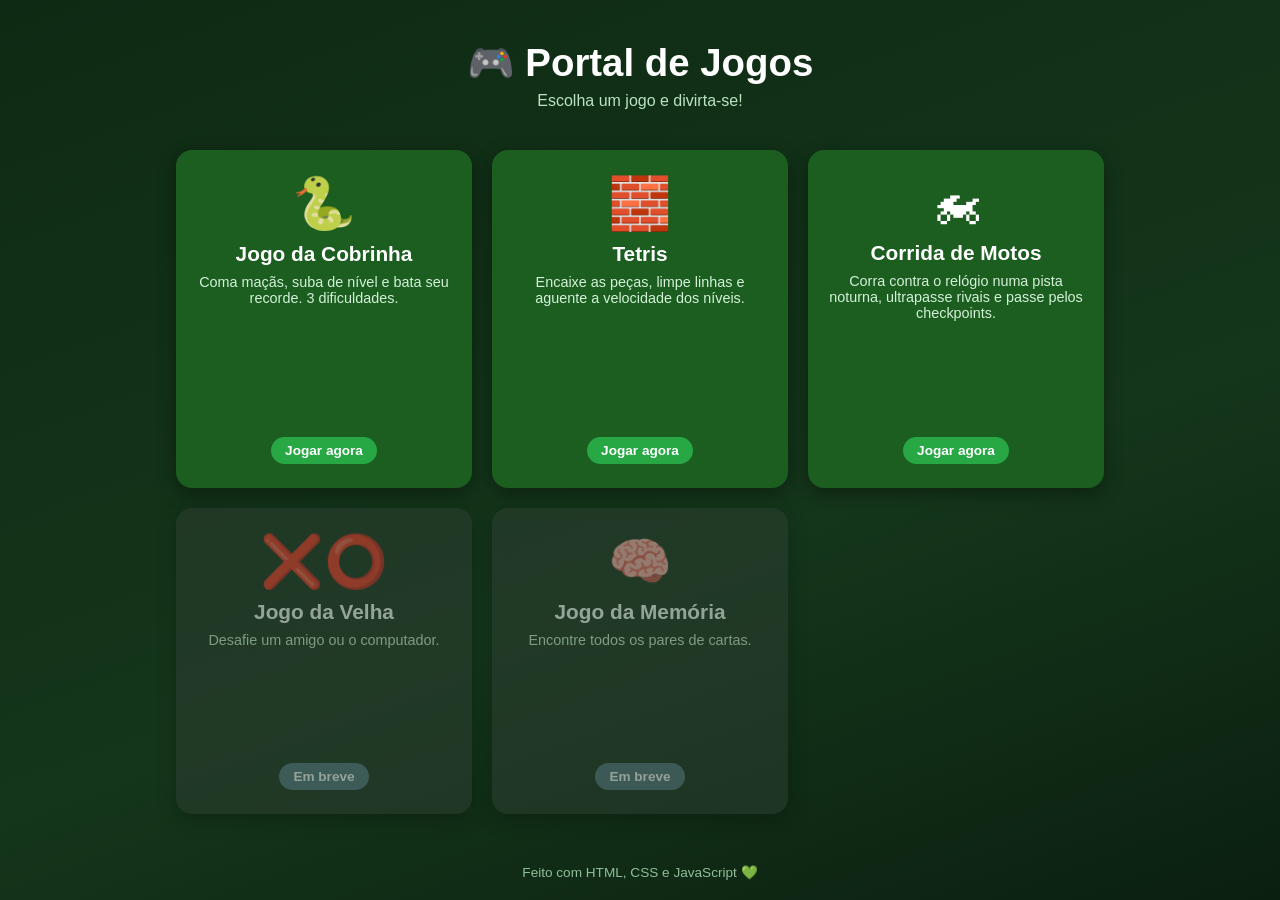
<file: index.html>
<!DOCTYPE html>
<html lang="pt-br">
<head>
  <meta charset="UTF-8">
  <meta name="viewport" content="width=device-width, initial-scale=1.0">
  <title>Portal de Jogos</title>
  <style>
    * { box-sizing: border-box; }

    body {
      margin: 0; min-height: 100vh; display: flex; flex-direction: column;
      background: linear-gradient(160deg, #0f2a14, #14361b 60%, #0b1f10);
      font-family: Arial, sans-serif; color: #fff;
    }

    header { text-align: center; padding: 40px 16px 10px; }
    header h1 { margin: 0 0 6px; font-size: 2.4em; }
    header p { margin: 0; color: #b9e4c0; }

    .cardapio {
      flex: 1; display: grid; gap: 20px; width: 100%; max-width: 960px; margin: 0 auto; padding: 30px 16px;
      grid-template-columns: repeat(auto-fill, minmax(240px, 1fr));
    }

    .card {
      display: flex; flex-direction: column; align-items: center; text-align: center; gap: 8px;
      background: #1b5e20; border-radius: 16px; padding: 24px 18px; color: #fff; text-decoration: none;
      box-shadow: 0 6px 18px rgba(0, 0, 0, .35); transition: transform .2s ease, box-shadow .2s ease;
    }
    a.card:hover { transform: translateY(-6px); box-shadow: 0 12px 28px rgba(95, 255, 55, .35); }

    .card .icone { font-size: 3.2em; }
    .card h2 { margin: 0; font-size: 1.3em; }
    .card p { margin: 0; font-size: .9em; color: #d4f1d9; flex: 1; }

    .tag { background: #28a745; padding: 6px 14px; border-radius: 20px; font-size: .85em; font-weight: bold; }

    .em-breve { opacity: .55; background: #2c3e30; cursor: not-allowed; }
    .em-breve .tag { background: #607d8b; }

    footer { text-align: center; padding: 20px; color: #8fbf98; font-size: .85em; }
  </style>
</head>
<body>

  <header>
    <h1>&#127918; Portal de Jogos</h1>
    <p>Escolha um jogo e divirta-se!</p>
  </header>

  <main class="cardapio">

    <!--
      PARA ADICIONAR UM NOVO JOGO:
      1. Crie a pasta jogos/nome-do-jogo/ com um index.html dentro
      2. Copie o bloco <a class="card"> abaixo e ajuste href, ícone, título e descrição
    -->
    <a class="card" href="jogos/cobrinha/index.html">
      <span class="icone">&#128013;</span>
      <h2>Jogo da Cobrinha</h2>
      <p>Coma maçãs, suba de nível e bata seu recorde. 3 dificuldades.</p>
      <span class="tag">Jogar agora</span>
    </a>

    <a class="card" href="jogos/tetris/index.html">
      <span class="icone">&#129521;</span>
      <h2>Tetris</h2>
      <p>Encaixe as peças, limpe linhas e aguente a velocidade dos níveis.</p>
      <span class="tag">Jogar agora</span>
    </a>

    <a class="card" href="jogos/motos/index.html">
      <span class="icone">&#127949;</span>
      <h2>Corrida de Motos</h2>
      <p>Corra contra o relógio numa pista noturna, ultrapasse rivais e passe pelos checkpoints.</p>
      <span class="tag">Jogar agora</span>
    </a>

    <!-- Cards "em breve" (não são links): troque por <a> quando o jogo existir -->
    <div class="card em-breve">
      <span class="icone">&#10060;&#11093;</span>
      <h2>Jogo da Velha</h2>
      <p>Desafie um amigo ou o computador.</p>
      <span class="tag">Em breve</span>
    </div>

    <div class="card em-breve">
      <span class="icone">&#129504;</span>
      <h2>Jogo da Memória</h2>
      <p>Encontre todos os pares de cartas.</p>
      <span class="tag">Em breve</span>
    </div>

  </main>

  <footer>Feito com HTML, CSS e JavaScript &#128154;</footer>

</body>
</html>
</file>
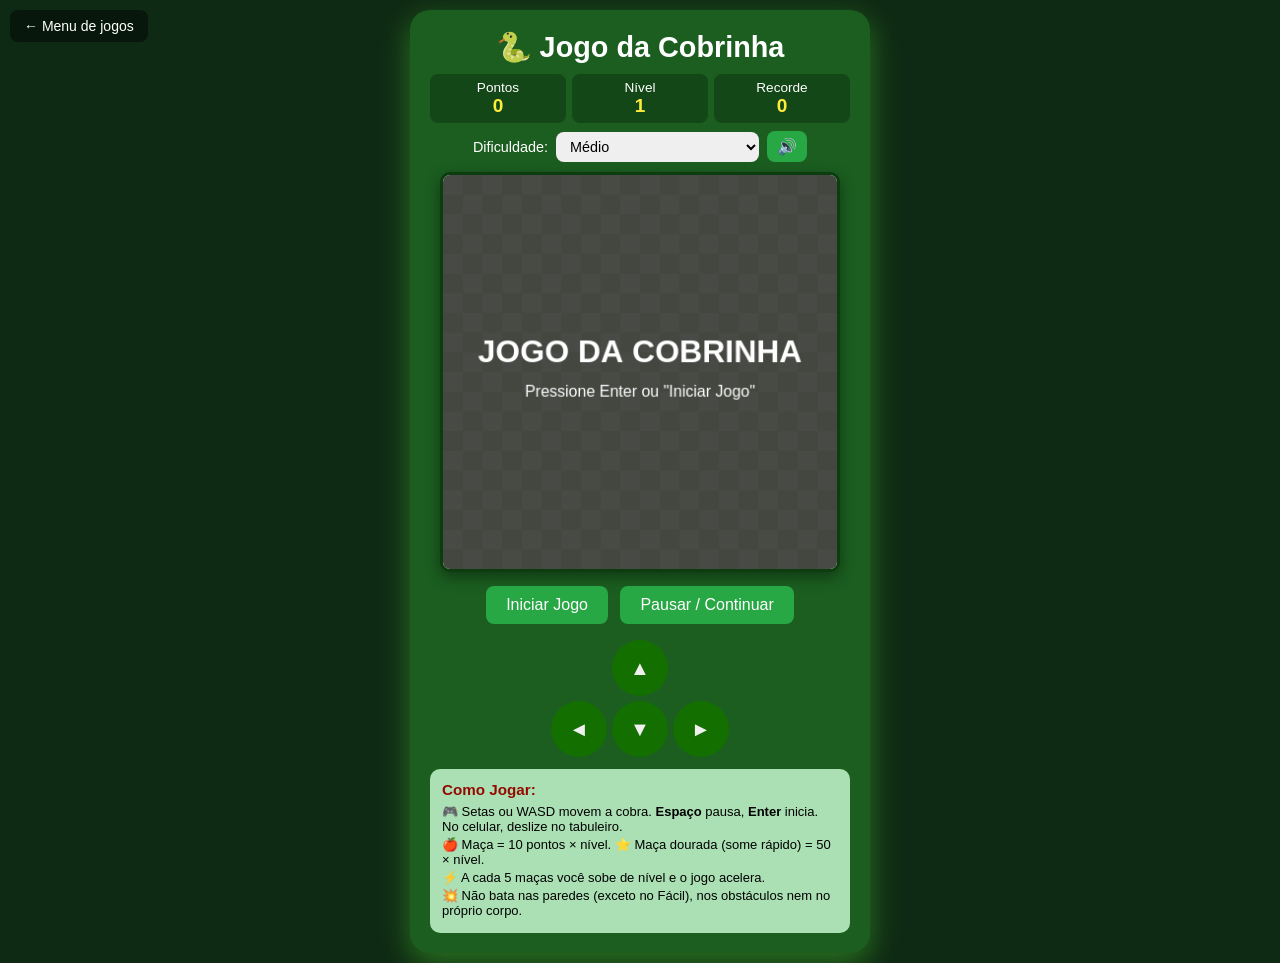
<file: jogos/cobrinha/index.html>
<!DOCTYPE html>
<html lang="pt-br">
<head>
<meta charset="UTF-8">
<meta name="viewport" content="width=device-width, initial-scale=1.0">
<title>Jogo da Cobrinha</title>
<link rel="stylesheet" href="style.css">
</head>
<body>
<a class="voltar" href="../../index.html">&larr; Menu de jogos</a>
<div class="container">
  <h1>&#128013; Jogo da Cobrinha</h1>

  <div class="info">
    <div class="box">Pontos<b id="pontos">0</b></div>
    <div class="box">N&iacute;vel<b id="nivel">1</b></div>
    <div class="box">Recorde<b id="recorde">0</b></div>
  </div>

  <div class="opcoes">
    <label for="dificuldade">Dificuldade:</label>
    <select id="dificuldade">
      <option value="facil">F&aacute;cil (atravessa paredes)</option>
      <option value="medio" selected>M&eacute;dio</option>
      <option value="dificil">Dif&iacute;cil (obst&aacute;culos)</option>
    </select>
    <button id="btnSom" title="Som" style="padding:6px 10px;margin:0">&#128266;</button>
  </div>

  <canvas id="canvas" width="400" height="400"></canvas>

  <div>
    <button id="btnIniciar">Iniciar Jogo</button>
    <button id="btnPausar">Pausar / Continuar</button>
  </div>

  <div class="teclas">
    <div class="tecla vazio"></div>
    <button class="tecla" data-dir="cima">&#9650;</button>
    <div class="tecla vazio"></div>
    <button class="tecla" data-dir="esquerda">&#9668;</button>
    <button class="tecla" data-dir="baixo">&#9660;</button>
    <button class="tecla" data-dir="direita">&#9658;</button>
  </div>

  <div class="instrucoes">
    <h3>Como Jogar:</h3>
    <p>&#127918; Setas ou WASD movem a cobra. <b>Espa&ccedil;o</b> pausa, <b>Enter</b> inicia. No celular, deslize no tabuleiro.</p>
    <p>&#127822; Ma&ccedil;a = 10 pontos &times; n&iacute;vel. &#11088; Ma&ccedil;a dourada (some r&aacute;pido) = 50 &times; n&iacute;vel.</p>
    <p>&#9889; A cada 5 ma&ccedil;as voc&ecirc; sobe de n&iacute;vel e o jogo acelera.</p>
    <p>&#128165; N&atilde;o bata nas paredes (exceto no F&aacute;cil), nos obst&aacute;culos nem no pr&oacute;prio corpo.</p>
  </div>
</div>

<script src="script.js"></script>
</body>
</html>
</file>
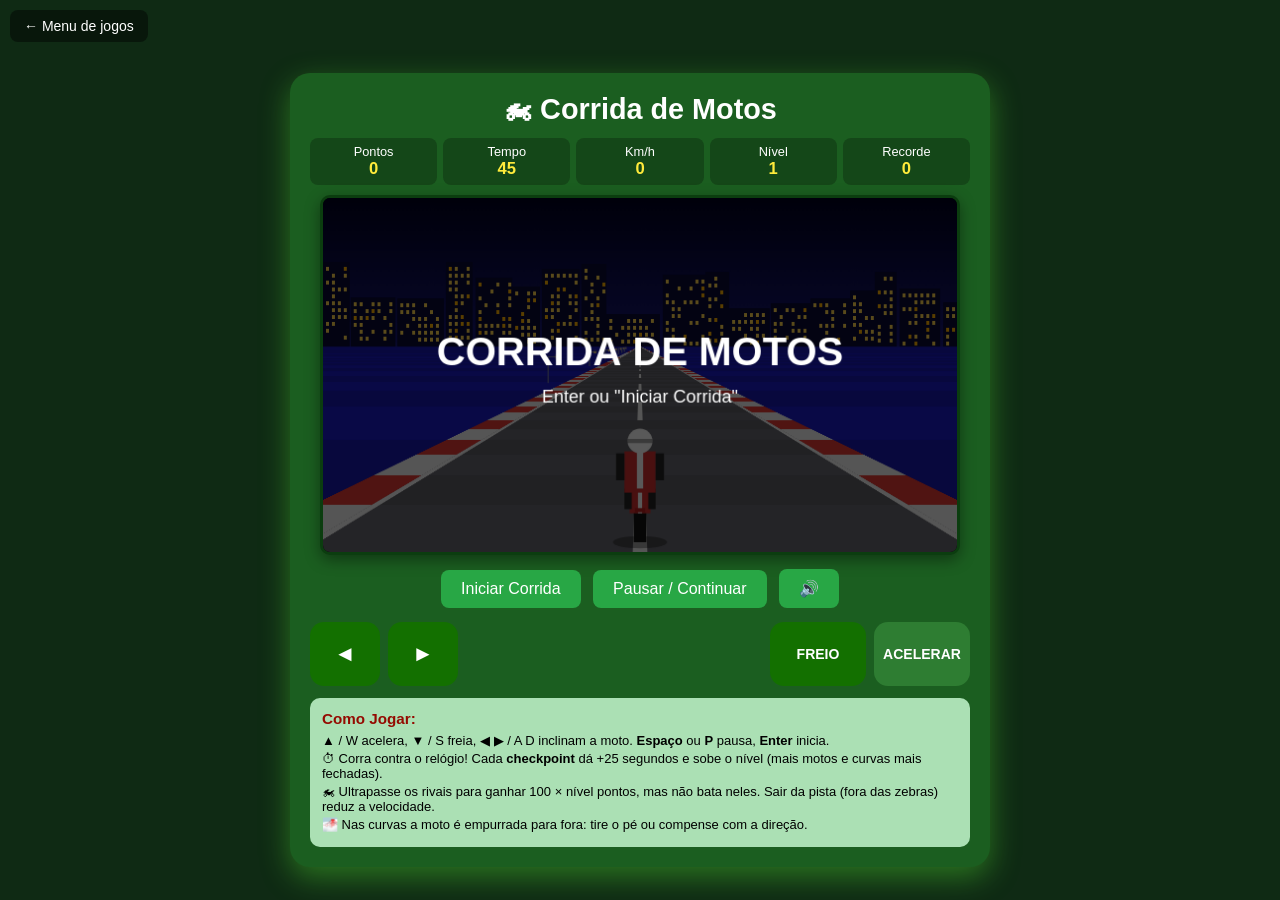
<file: jogos/corrida de motos/index.html>
<!DOCTYPE html>
<html lang="pt-br">
<head>
  <meta charset="UTF-8">
  <meta name="viewport" content="width=device-width, initial-scale=1.0">
  <title>Corrida de Motos</title>
  <link rel="stylesheet" href="style.css">
</head>
<body>
<a class="voltar" href="../../index.html">&larr; Menu de jogos</a>

<div class="container">
  <h1>&#127949; Corrida de Motos</h1>

  <div class="info">
    <div class="box">Pontos<b id="pontos">0</b></div>
    <div class="box">Tempo<b id="tempo">45</b></div>
    <div class="box">Km/h<b id="vel">0</b></div>
    <div class="box">N&iacute;vel<b id="nivel">1</b></div>
    <div class="box">Recorde<b id="recorde">0</b></div>
  </div>

  <canvas id="canvas" width="640" height="360"></canvas>

  <div>
    <button id="btnIniciar">Iniciar Corrida</button>
    <button id="btnPausar">Pausar / Continuar</button>
    <button id="btnSom">&#128266;</button>
  </div>

  <div class="touch">
    <div class="grupo">
      <button class="ctl" data-ctl="esq">&#9668;</button>
      <button class="ctl" data-ctl="dir">&#9658;</button>
    </div>
    <div class="grupo">
      <button class="ctl largo" data-ctl="freio">FREIO</button>
      <button class="ctl largo verde" data-ctl="acel">ACELERAR</button>
    </div>
  </div>

  <div class="instrucoes">
    <h3>Como Jogar:</h3>
    <p>&#9650; / W acelera, &#9660; / S freia, &#9664; &#9654; / A D inclinam a moto. <b>Espa&ccedil;o</b> ou <b>P</b> pausa, <b>Enter</b> inicia.</p>
    <p>&#9201; Corra contra o rel&oacute;gio! Cada <b>checkpoint</b> d&aacute; +25 segundos e sobe o n&iacute;vel (mais motos e curvas mais fechadas).</p>
    <p>&#127949; Ultrapasse os rivais para ganhar 100 &times; n&iacute;vel pontos, mas n&atilde;o bata neles. Sair da pista (fora das zebras) reduz a velocidade.</p>
    <p>&#127745; Nas curvas a moto &eacute; empurrada para fora: tire o p&eacute; ou compense com a dire&ccedil;&atilde;o.</p>
  </div>
</div>

<script src="script.js"></script>
</body>
</html>
</file>
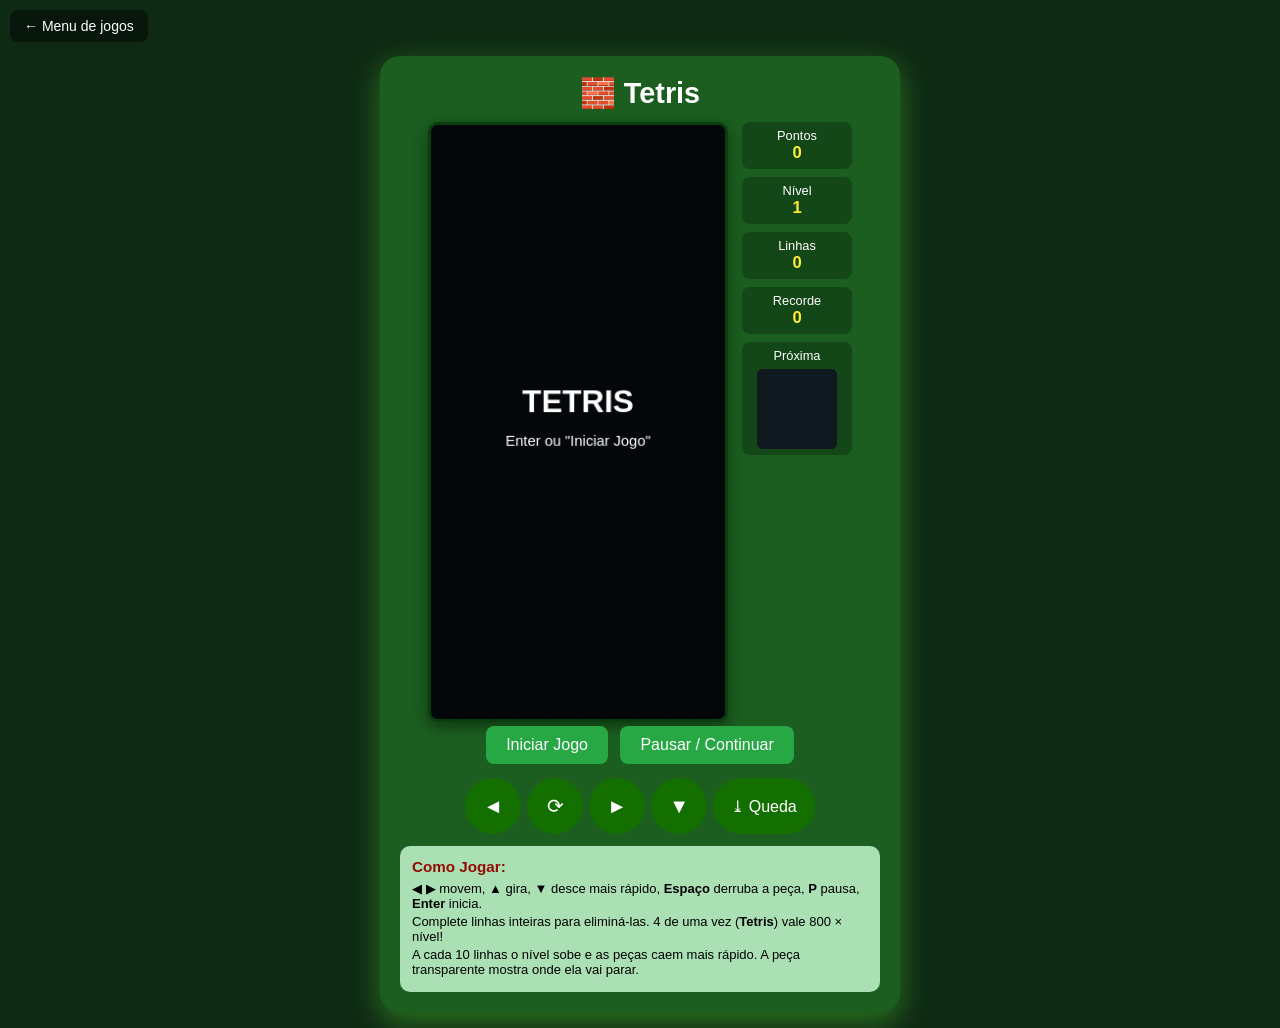
<file: jogos/tetris/index.html>
<!DOCTYPE html>
<html lang="pt-br">
<head>
  <meta charset="UTF-8">
  <meta name="viewport" content="width=device-width, initial-scale=1.0">
  <title>Tetris</title>
  <link rel="stylesheet" href="style.css">
</head>
<body>
<a class="voltar" href="../../index.html">&larr; Menu de jogos</a>

<div class="container">
  <h1>&#129521; Tetris</h1>

  <div class="jogo">
    <canvas id="tabuleiro" width="300" height="600"></canvas>

    <div class="painel">
      <div class="box">Pontos<b id="pontos">0</b></div>
      <div class="box">N&iacute;vel<b id="nivel">1</b></div>
      <div class="box">Linhas<b id="linhas">0</b></div>
      <div class="box">Recorde<b id="recorde">0</b></div>
      <div class="box">Pr&oacute;xima<canvas id="proxima" width="96" height="96"></canvas></div>
    </div>
  </div>

  <div>
    <button id="btnIniciar">Iniciar Jogo</button>
    <button id="btnPausar">Pausar / Continuar</button>
  </div>

  <div class="teclas">
    <button class="tecla" data-acao="esquerda">&#9668;</button>
    <button class="tecla" data-acao="girar">&#10227;</button>
    <button class="tecla" data-acao="direita">&#9658;</button>
    <button class="tecla" data-acao="baixo">&#9660;</button>
    <button class="tecla grande" data-acao="queda">&#10515; Queda</button>
  </div>

  <div class="instrucoes">
    <h3>Como Jogar:</h3>
    <p>&#9664; &#9654; movem, &#9650; gira, &#9660; desce mais r&aacute;pido, <b>Espa&ccedil;o</b> derruba a pe&ccedil;a, <b>P</b> pausa, <b>Enter</b> inicia.</p>
    <p>Complete linhas inteiras para elimin&aacute;-las. 4 de uma vez (<b>Tetris</b>) vale 800 &times; n&iacute;vel!</p>
    <p>A cada 10 linhas o n&iacute;vel sobe e as pe&ccedil;as caem mais r&aacute;pido. A pe&ccedil;a transparente mostra onde ela vai parar.</p>
  </div>
</div>

<script src="script.js"></script>
</body>
</html>
</file>
<file: jogos/cobrinha/style.css>
* { box-sizing: border-box; }
body {
  margin: 0; min-height: 100vh; display: flex; align-items: center; justify-content: center;
  background: #0f2a14; font-family: Arial, sans-serif; color: #fff; padding: 10px;
}
.container {
  text-align: center; background: #1b5e20; padding: 20px; border-radius: 20px;
  box-shadow: 0 10px 30px rgba(95, 255, 55, .35); width: 100%; max-width: 460px;
}
h1 { margin: 0 0 10px; font-size: 1.8em; }
.info { display: flex; justify-content: space-around; gap: 6px; margin-bottom: 8px; }
.box { background: rgba(0,0,0,.25); border-radius: 8px; padding: 6px 10px; flex: 1; font-size: .85em; }
.box b { display: block; font-size: 1.4em; color: #ffeb3b; }
.opcoes { display: flex; gap: 8px; justify-content: center; align-items: center; margin: 8px 0; font-size: .9em; }
select { padding: 6px 10px; border-radius: 8px; border: none; font-size: 1em; }
#canvas {
  display: block; margin: 10px auto; width: 100%; max-width: 400px; height: auto; aspect-ratio: 1;
  border: 3px solid #0b3d0f; border-radius: 10px; background: #f1f8e9; touch-action: none;
  box-shadow: 0 5px 15px rgba(0,0,0,.4);
}
button {
  font-size: 16px; cursor: pointer; background: #28a745; padding: 10px 20px; color: #fff;
  border: none; border-radius: 8px; margin: 4px; transition: all .2s ease;
}
button:hover { background: #34c759; transform: translateY(-2px); }
button:disabled { opacity: .5; cursor: default; transform: none; }
.teclas { display: grid; grid-template-columns: repeat(3, 56px); gap: 5px; justify-content: center; margin: 12px auto; }
.tecla {
  width: 56px; height: 56px; background: #137000; color: #f0f0f0; border: none; border-radius: 50%;
  font-size: 20px; display: flex; align-items: center; justify-content: center; margin: 0; padding: 0;
}
.tecla:active { background: #a72839; }
.vazio { visibility: hidden; }
.instrucoes { margin-top: 12px; padding: 12px; background: #abe0b4; border-radius: 10px; font-size: 13px; color: #000; text-align: left; }
.instrucoes h3 { margin: 0 0 6px; color: #940a00; }
.instrucoes p { margin: 3px 0; }
.voltar {
  position: fixed; top: 10px; left: 10px; background: rgba(0,0,0,.45); color: #fff;
  text-decoration: none; padding: 8px 14px; border-radius: 8px; font-size: 14px; z-index: 10;
}
.voltar:hover { background: rgba(0,0,0,.7); }
</file>
<file: jogos/corrida de motos/style.css>
* { box-sizing: border-box; }

body {
  margin: 0; min-height: 100vh; display: flex; align-items: center; justify-content: center;
  background: #0f2a14; font-family: Arial, sans-serif; color: #fff; padding: 56px 10px 16px;
  -webkit-user-select: none; user-select: none;
}

.voltar {
  position: fixed; top: 10px; left: 10px; background: rgba(0,0,0,.45); color: #fff;
  text-decoration: none; padding: 8px 14px; border-radius: 8px; font-size: 14px; z-index: 10;
}
.voltar:hover { background: rgba(0,0,0,.7); }

.container {
  text-align: center; background: #1b5e20; padding: 20px; border-radius: 20px;
  box-shadow: 0 10px 30px rgba(95, 255, 55, .35); width: 100%; max-width: 700px;
}
h1 { margin: 0 0 12px; font-size: 1.8em; }

.info { display: flex; gap: 6px; margin-bottom: 8px; }
.box { background: rgba(0,0,0,.25); border-radius: 8px; padding: 6px 4px; flex: 1; font-size: .8em; }
.box b { display: block; font-size: 1.3em; color: #ffeb3b; }

#canvas {
  display: block; margin: 10px auto; width: 100%; max-width: 640px; height: auto; aspect-ratio: 16 / 9;
  border: 3px solid #0b3d0f; border-radius: 10px; background: #000; box-shadow: 0 5px 15px rgba(0,0,0,.4);
}

button {
  font-size: 16px; cursor: pointer; background: #28a745; padding: 10px 20px; color: #fff;
  border: none; border-radius: 8px; margin: 4px; transition: background .2s ease;
}
button:hover { background: #34c759; }

.touch { display: flex; justify-content: space-between; gap: 10px; margin: 10px 0; touch-action: none; }
.grupo { display: flex; gap: 8px; }
.ctl {
  width: 70px; height: 64px; margin: 0; padding: 0; background: #137000; border-radius: 14px;
  font-size: 22px; touch-action: none;
}
.ctl.largo { width: 96px; font-size: 14px; font-weight: bold; }
.ctl.verde { background: #2e7d32; }
.ctl:active, .ctl.ativo { background: #a72839; }

.instrucoes { margin-top: 12px; padding: 12px; background: #abe0b4; border-radius: 10px; font-size: 13px; color: #000; text-align: left; }
.instrucoes h3 { margin: 0 0 6px; color: #940a00; }
.instrucoes p { margin: 3px 0; }

@media (max-width: 480px) {
  .box { font-size: .7em; }
  .ctl { width: 56px; height: 58px; }
  .ctl.largo { width: 80px; }
}
</file>
<file: jogos/tetris/style.css>
* { box-sizing: border-box; }

body {
  margin: 0; min-height: 100vh; display: flex; align-items: center; justify-content: center;
  background: #0f2a14; font-family: Arial, sans-serif; color: #fff; padding: 56px 10px 16px;
}

.voltar {
  position: fixed; top: 10px; left: 10px; background: rgba(0,0,0,.45); color: #fff;
  text-decoration: none; padding: 8px 14px; border-radius: 8px; font-size: 14px; z-index: 10;
}
.voltar:hover { background: rgba(0,0,0,.7); }

.container {
  text-align: center; background: #1b5e20; padding: 20px; border-radius: 20px;
  box-shadow: 0 10px 30px rgba(95, 255, 55, .35); width: 100%; max-width: 520px;
}
h1 { margin: 0 0 12px; font-size: 1.8em; }

.jogo { display: flex; gap: 14px; justify-content: center; align-items: flex-start; }

#tabuleiro {
  flex: 1 1 auto; width: 100%; max-width: 300px; height: auto; aspect-ratio: 1 / 2;
  background: #101820; border: 3px solid #0b3d0f; border-radius: 10px; touch-action: none;
  box-shadow: 0 5px 15px rgba(0,0,0,.4);
}

.painel { display: flex; flex-direction: column; gap: 8px; width: 110px; flex: none; }
.box { background: rgba(0,0,0,.25); border-radius: 8px; padding: 6px; font-size: .8em; }
.box b { display: block; font-size: 1.3em; color: #ffeb3b; }
#proxima { display: block; margin: 6px auto 0; width: 80px; height: 80px; background: #101820; border-radius: 6px; }

button {
  font-size: 16px; cursor: pointer; background: #28a745; padding: 10px 20px; color: #fff;
  border: none; border-radius: 8px; margin: 4px; transition: all .2s ease;
}
button:hover { background: #34c759; transform: translateY(-2px); }

.teclas { display: flex; flex-wrap: wrap; gap: 6px; justify-content: center; margin: 10px 0; }
.tecla {
  width: 56px; height: 56px; background: #137000; border-radius: 50%; font-size: 20px;
  padding: 0; margin: 0; display: flex; align-items: center; justify-content: center;
}
.tecla.grande { width: auto; border-radius: 28px; padding: 0 18px; font-size: 16px; }
.tecla:active { background: #a72839; }

.instrucoes { margin-top: 12px; padding: 12px; background: #abe0b4; border-radius: 10px; font-size: 13px; color: #000; text-align: left; }
.instrucoes h3 { margin: 0 0 6px; color: #940a00; }
.instrucoes p { margin: 3px 0; }

@media (max-width: 440px) {
  .jogo { flex-direction: column; align-items: center; }
  .painel { flex-direction: row; flex-wrap: wrap; width: 100%; justify-content: center; }
  .box { flex: 1 1 70px; }
}
</file>
